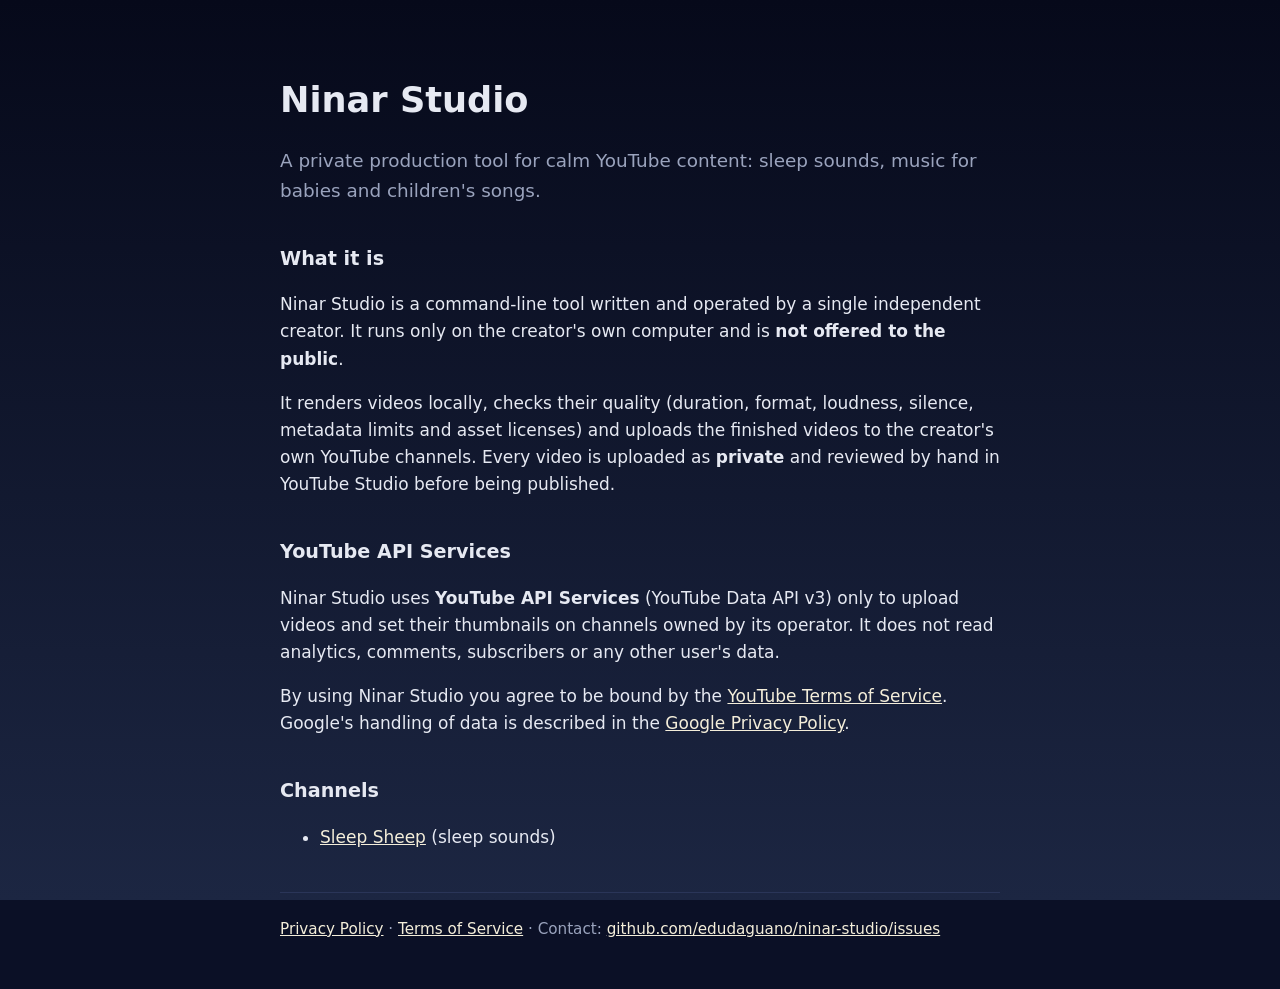
<file: index.html>
<!doctype html>
<html lang="en">
<head>
  <meta charset="utf-8">
  <meta name="viewport" content="width=device-width, initial-scale=1">
  <title>Ninar Studio</title>
  <link rel="stylesheet" href="style.css">
</head>
<body>
  <main>
    <h1>Ninar Studio</h1>
    <p class="lead">A private production tool for calm YouTube content: sleep sounds, music for babies and
      children's songs.</p>

    <h2>What it is</h2>
    <p>Ninar Studio is a command-line tool written and operated by a single independent creator. It runs
      only on the creator's own computer and is <strong>not offered to the public</strong>.</p>
    <p>It renders videos locally, checks their quality (duration, format, loudness, silence, metadata
      limits and asset licenses) and uploads the finished videos to the creator's own YouTube channels.
      Every video is uploaded as <strong>private</strong> and reviewed by hand in YouTube Studio before
      being published.</p>

    <h2>YouTube API Services</h2>
    <p>Ninar Studio uses <strong>YouTube API Services</strong> (YouTube Data API v3) only to upload videos
      and set their thumbnails on channels owned by its operator. It does not read analytics, comments,
      subscribers or any other user's data.</p>
    <p>By using Ninar Studio you agree to be bound by the
      <a href="https://www.youtube.com/t/terms">YouTube Terms of Service</a>. Google's handling of data is
      described in the <a href="https://policies.google.com/privacy">Google Privacy Policy</a>.</p>

    <h2>Channels</h2>
    <ul>
      <li><a href="https://www.youtube.com/@BySleepSheep">Sleep Sheep</a> (sleep sounds)</li>
    </ul>
  </main>
  <footer>
    <a href="privacy.html">Privacy Policy</a> · <a href="terms.html">Terms of Service</a> ·
    Contact: <a href="https://github.com/edudaguano/ninar-studio/issues">github.com/edudaguano/ninar-studio/issues</a>
  </footer>
</body>
</html>
</file>
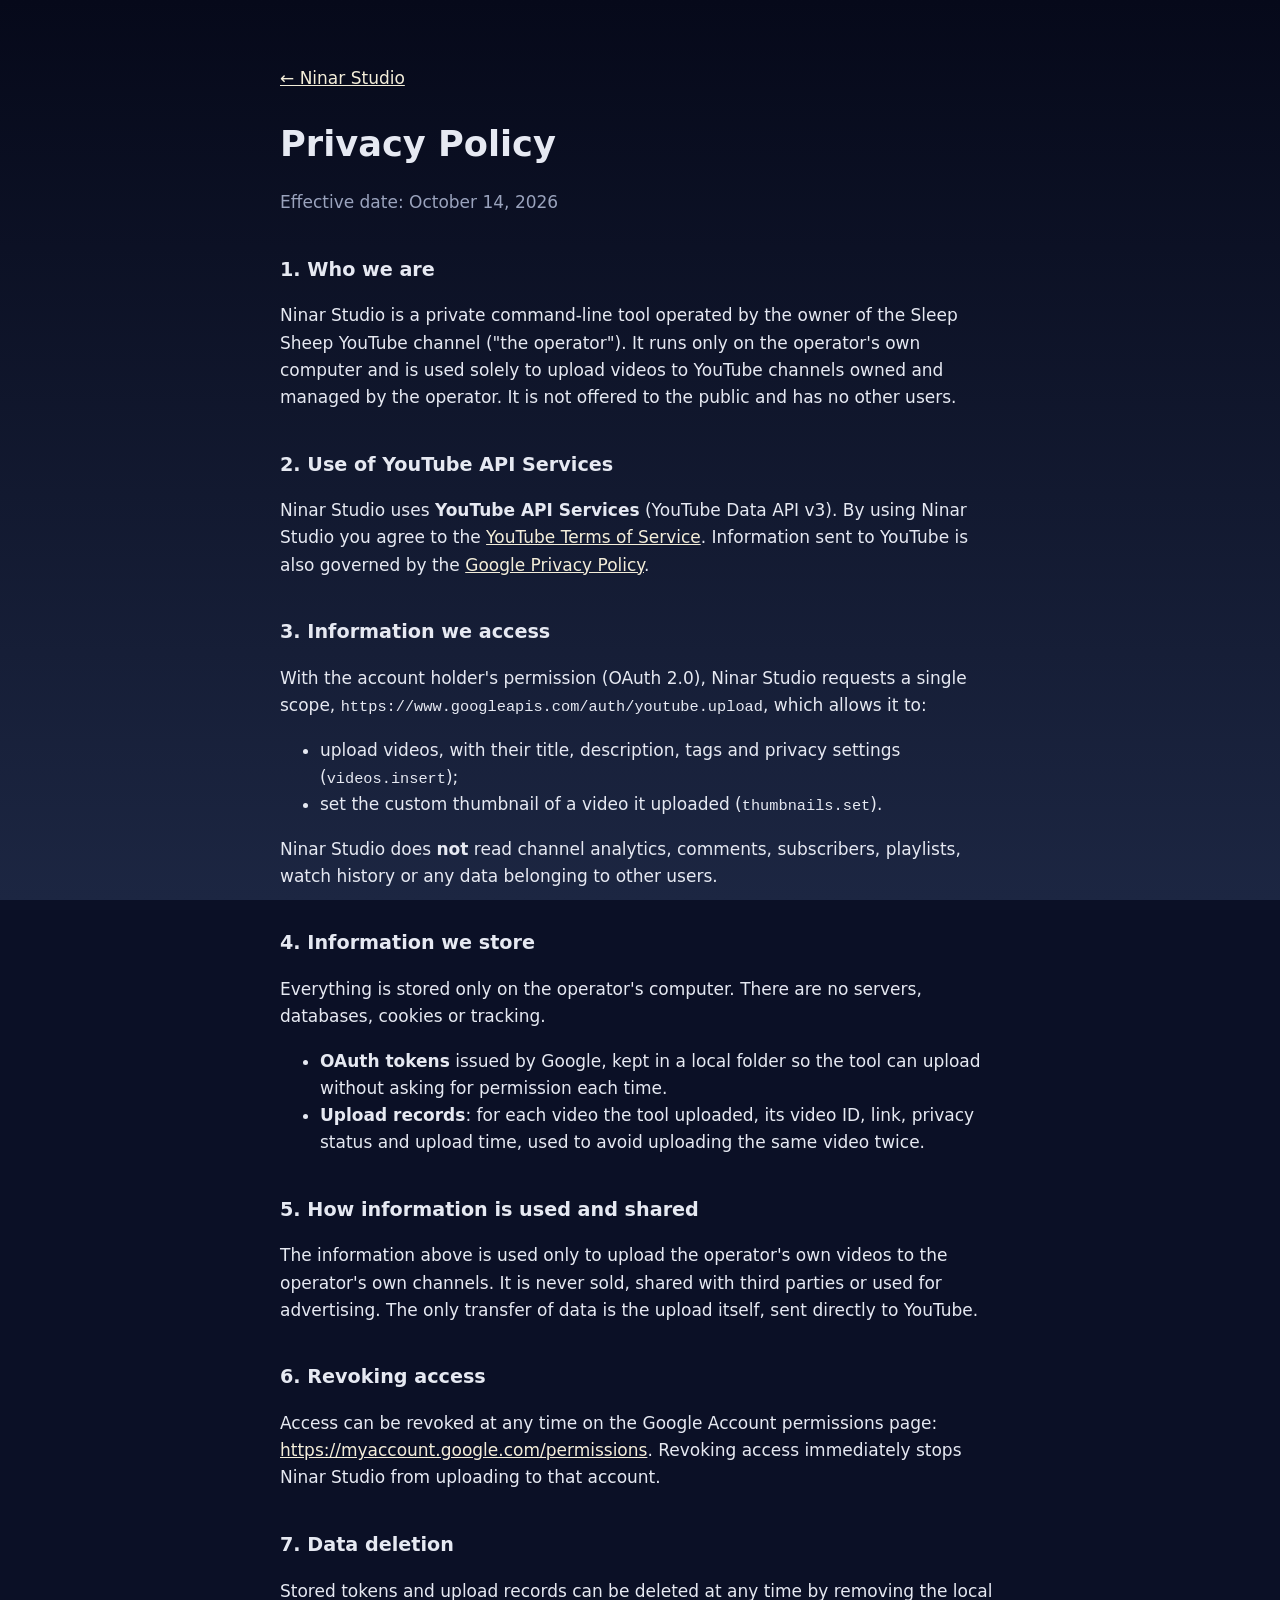
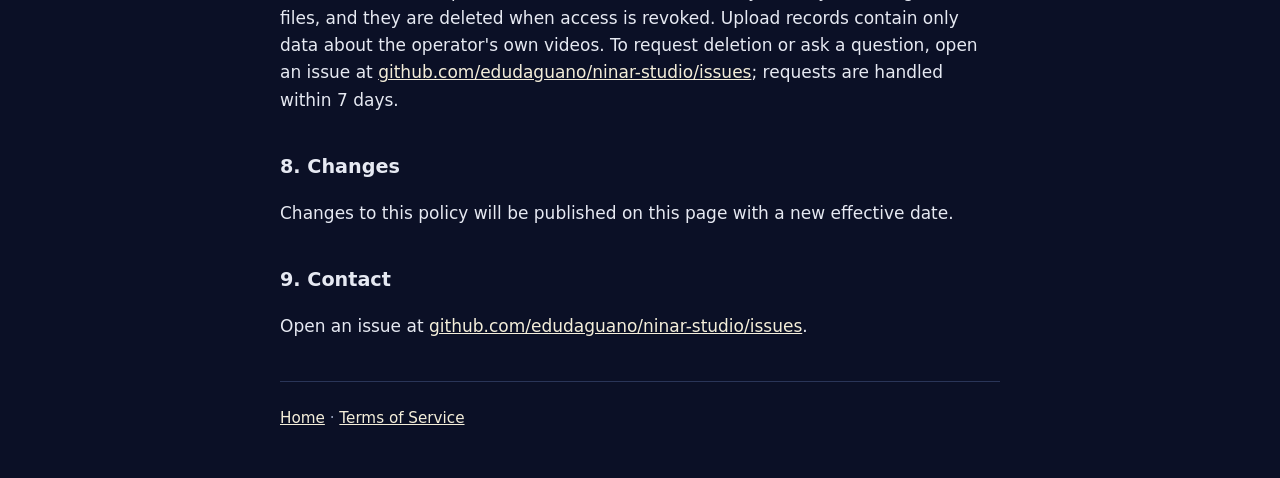
<file: privacy.html>
<!doctype html>
<html lang="en">
<head>
  <meta charset="utf-8">
  <meta name="viewport" content="width=device-width, initial-scale=1">
  <title>Privacy Policy · Ninar Studio</title>
  <link rel="stylesheet" href="style.css">
</head>
<body>
  <main>
    <p><a href="index.html">← Ninar Studio</a></p>
    <h1>Privacy Policy</h1>
    <p class="muted">Effective date: October 14, 2026</p>

    <h2>1. Who we are</h2>
    <p>Ninar Studio is a private command-line tool operated by the owner of the Sleep Sheep YouTube channel ("the operator"). It runs
      only on the operator's own computer and is used solely to upload videos to YouTube channels owned
      and managed by the operator. It is not offered to the public and has no other users.</p>

    <h2>2. Use of YouTube API Services</h2>
    <p>Ninar Studio uses <strong>YouTube API Services</strong> (YouTube Data API v3). By using Ninar Studio
      you agree to the <a href="https://www.youtube.com/t/terms">YouTube Terms of Service</a>. Information
      sent to YouTube is also governed by the
      <a href="https://policies.google.com/privacy">Google Privacy Policy</a>.</p>

    <h2>3. Information we access</h2>
    <p>With the account holder's permission (OAuth 2.0), Ninar Studio requests a single scope,
      <code>https://www.googleapis.com/auth/youtube.upload</code>, which allows it to:</p>
    <ul>
      <li>upload videos, with their title, description, tags and privacy settings
        (<code>videos.insert</code>);</li>
      <li>set the custom thumbnail of a video it uploaded (<code>thumbnails.set</code>).</li>
    </ul>
    <p>Ninar Studio does <strong>not</strong> read channel analytics, comments, subscribers, playlists,
      watch history or any data belonging to other users.</p>

    <h2>4. Information we store</h2>
    <p>Everything is stored only on the operator's computer. There are no servers, databases, cookies or
      tracking.</p>
    <ul>
      <li><strong>OAuth tokens</strong> issued by Google, kept in a local folder so the tool can upload
        without asking for permission each time.</li>
      <li><strong>Upload records</strong>: for each video the tool uploaded, its video ID, link, privacy
        status and upload time, used to avoid uploading the same video twice.</li>
    </ul>

    <h2>5. How information is used and shared</h2>
    <p>The information above is used only to upload the operator's own videos to the operator's own
      channels. It is never sold, shared with third parties or used for advertising. The only
      transfer of data is the upload itself, sent directly to YouTube.</p>

    <h2>6. Revoking access</h2>
    <p>Access can be revoked at any time on the Google Account permissions page:
      <a href="https://myaccount.google.com/permissions">https://myaccount.google.com/permissions</a>.
      Revoking access immediately stops Ninar Studio from uploading to that account.</p>

    <h2>7. Data deletion</h2>
    <p>Stored tokens and upload records can be deleted at any time by removing the local files, and they
      are deleted when access is revoked. Upload records contain only data about the operator's own
      videos. To request deletion or ask a question, open an issue at <a href="https://github.com/edudaguano/ninar-studio/issues">github.com/edudaguano/ninar-studio/issues</a>; requests are handled
      within 7 days.</p>

    <h2>8. Changes</h2>
    <p>Changes to this policy will be published on this page with a new effective date.</p>

    <h2>9. Contact</h2>
    <p>Open an issue at <a href="https://github.com/edudaguano/ninar-studio/issues">github.com/edudaguano/ninar-studio/issues</a>.</p>
  </main>
  <footer>
    <a href="index.html">Home</a> · <a href="terms.html">Terms of Service</a>
  </footer>
</body>
</html>
</file>
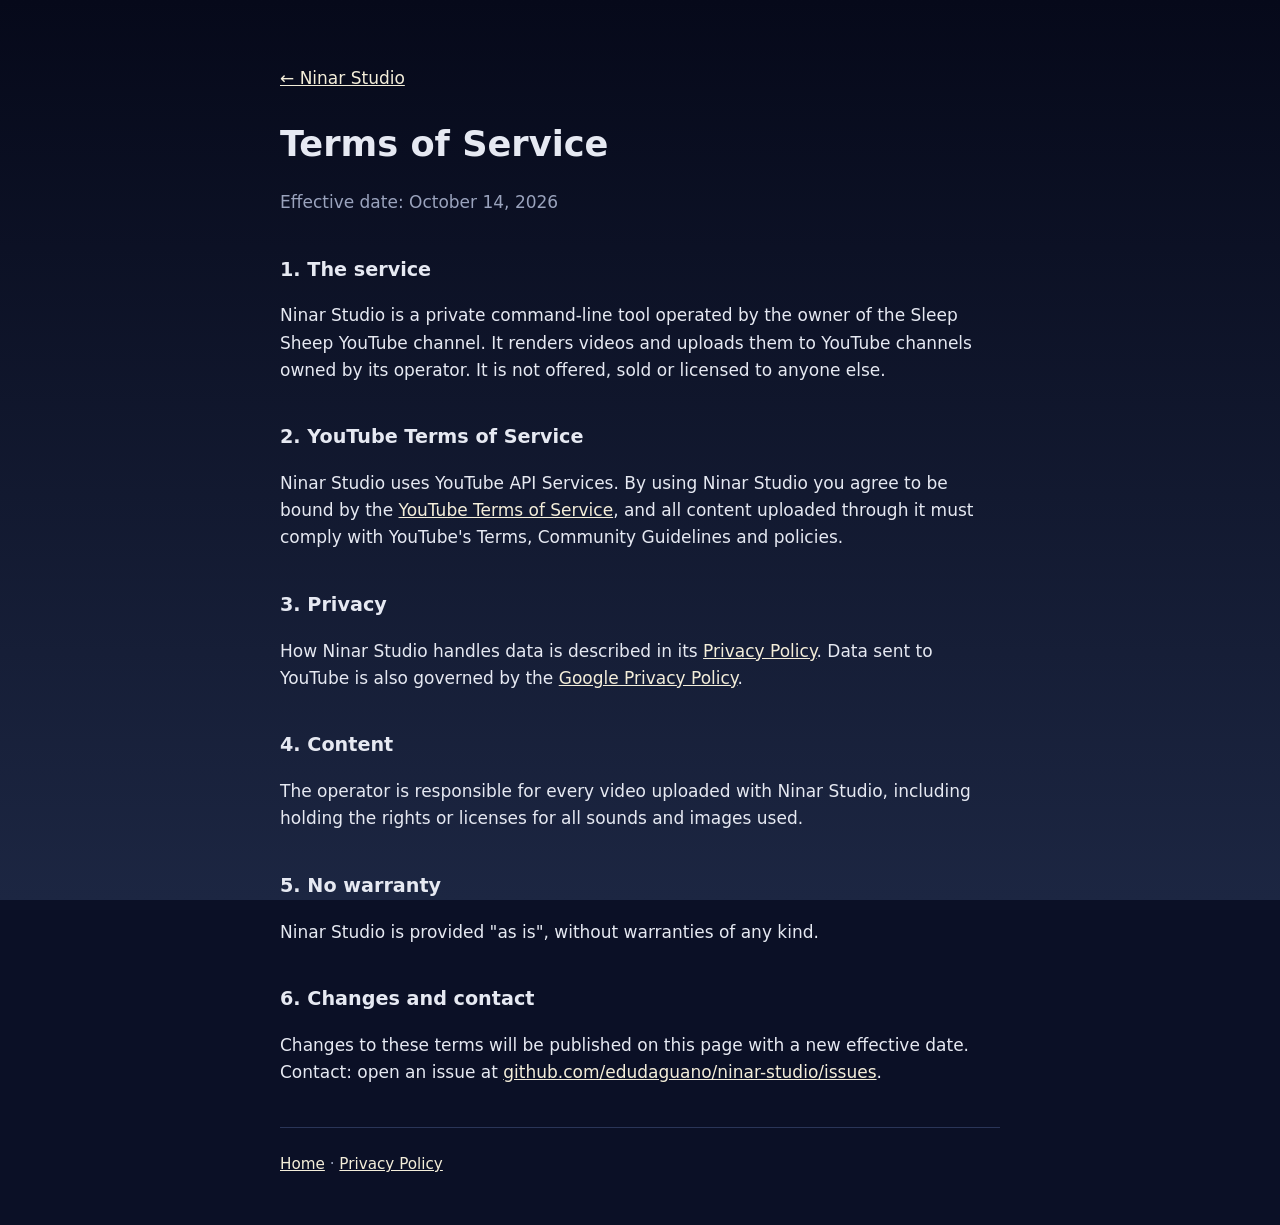
<file: terms.html>
<!doctype html>
<html lang="en">
<head>
  <meta charset="utf-8">
  <meta name="viewport" content="width=device-width, initial-scale=1">
  <title>Terms of Service · Ninar Studio</title>
  <link rel="stylesheet" href="style.css">
</head>
<body>
  <main>
    <p><a href="index.html">← Ninar Studio</a></p>
    <h1>Terms of Service</h1>
    <p class="muted">Effective date: October 14, 2026</p>

    <h2>1. The service</h2>
    <p>Ninar Studio is a private command-line tool operated by the owner of the Sleep Sheep YouTube channel. It renders videos and
      uploads them to YouTube channels owned by its operator. It is not offered, sold or licensed to
      anyone else.</p>

    <h2>2. YouTube Terms of Service</h2>
    <p>Ninar Studio uses YouTube API Services. By using Ninar Studio you agree to be bound by the
      <a href="https://www.youtube.com/t/terms">YouTube Terms of Service</a>, and all content uploaded
      through it must comply with YouTube's Terms, Community Guidelines and policies.</p>

    <h2>3. Privacy</h2>
    <p>How Ninar Studio handles data is described in its <a href="privacy.html">Privacy Policy</a>.
      Data sent to YouTube is also governed by the
      <a href="https://policies.google.com/privacy">Google Privacy Policy</a>.</p>

    <h2>4. Content</h2>
    <p>The operator is responsible for every video uploaded with Ninar Studio, including holding the
      rights or licenses for all sounds and images used.</p>

    <h2>5. No warranty</h2>
    <p>Ninar Studio is provided "as is", without warranties of any kind.</p>

    <h2>6. Changes and contact</h2>
    <p>Changes to these terms will be published on this page with a new effective date. Contact:
      open an issue at <a href="https://github.com/edudaguano/ninar-studio/issues">github.com/edudaguano/ninar-studio/issues</a>.</p>
  </main>
  <footer>
    <a href="index.html">Home</a> · <a href="privacy.html">Privacy Policy</a>
  </footer>
</body>
</html>
</file>
<file: style.css>
/* Site institucional do Ninar Studio, exigido pela auditoria da YouTube Data API. */
:root {
  color-scheme: dark;
  --bg: #0b1026;
  --text: #e6e9f2;
  --muted: #9aa3bd;
  --link: #f4eeda;
}

body {
  margin: 0;
  padding-inline: 20px;
  background: linear-gradient(#06091a, #1c2642) fixed;
  background-color: var(--bg);
  color: var(--text);
  font: 17px/1.6 system-ui, -apple-system, "Segoe UI", Roboto, sans-serif;
}

main, footer {
  max-width: 720px;
  margin: 0 auto;
}

main {
  padding-block: 48px 24px;
}

h1 {
  font-size: 2.2rem;
  margin-bottom: 0.2em;
}

h2 {
  font-size: 1.2rem;
  margin-top: 2em;
}

a {
  color: var(--link);
}

.lead {
  font-size: 1.15rem;
  color: var(--muted);
}

.muted {
  color: var(--muted);
}

code {
  font-size: 0.9em;
  overflow-wrap: anywhere;
}

footer {
  padding-block: 24px 48px;
  border-top: 1px solid #2a3558;
  color: var(--muted);
  font-size: 0.95rem;
}
</file>
